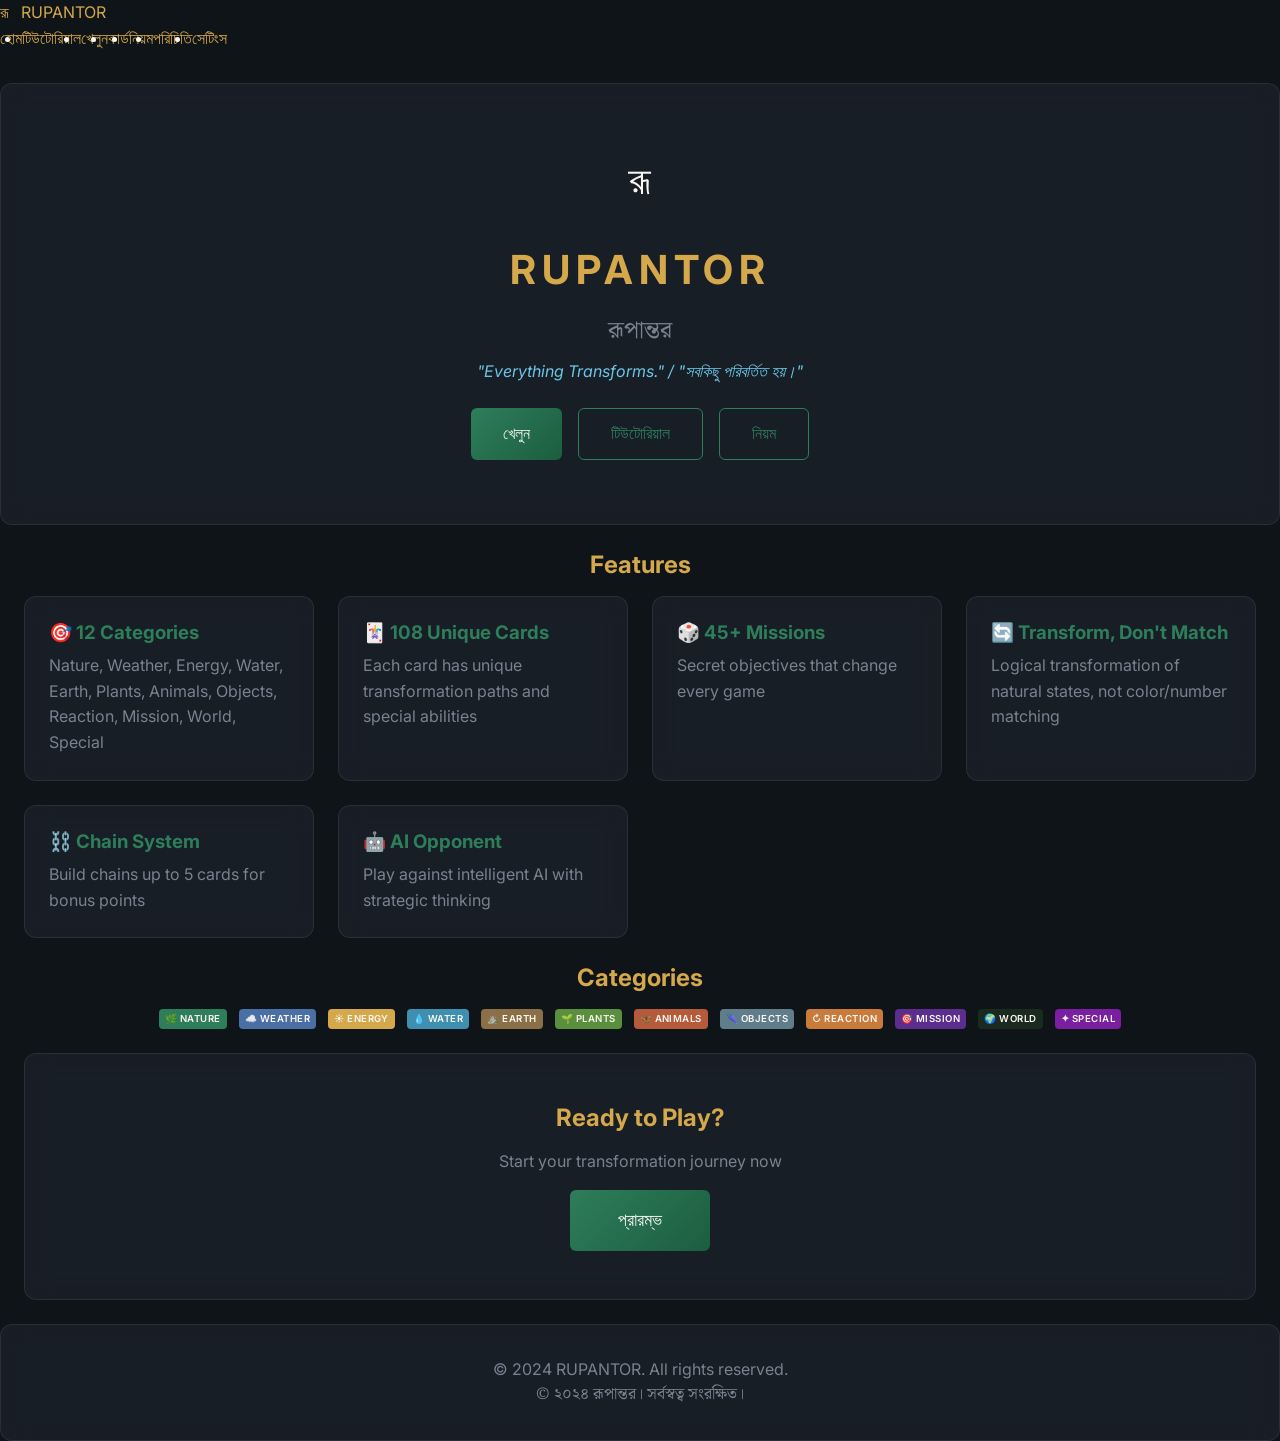
<file: index.html>
<!DOCTYPE html>
<html lang="bn">
<head>
  <meta charset="UTF-8">
  <meta name="viewport" content="width=device-width, initial-scale=1.0">
  <title>RUPANTOR (রূপান্তর) - Everything Transforms</title>
  <link rel="preconnect" href="https://fonts.googleapis.com">
  <link rel="preconnect" href="https://fonts.gstatic.com" crossorigin>
  <link href="https://fonts.googleapis.com/css2?family=Inter:wght@400;500;700;800;900&family=Noto+Serif+Bengali:wght@400;600;700&display=swap" rel="stylesheet">
  <link rel="stylesheet" href="css/style.css">
  <link rel="stylesheet" href="css/responsive.css">
  <link rel="stylesheet" href="css/animation.css">
  <link rel="stylesheet" href="css/cards.css">
  <link rel="manifest" href="manifest.json">
  <meta name="theme-color" content="#0F1419">
  <meta name="description" content="RUPANTOR - A transformation-based card game where everything transforms. সবকিছু পরিবর্তিত হয়।">
</head>
<body>
  <header id="header"></header>
  
  <main>
    <!-- Hero Section -->
    <section class="hero-section glass-panel container mb-3" style="margin-top:2rem;text-align:center;padding:4rem 2rem;">
      <div class="logo-circle" style="width:80px;height:80px;font-size:2.5rem;margin:0 auto 1rem;">রূ</div>
      <h1 class="hero-title text-amber mb-2" style="font-size:2.5rem;letter-spacing:0.15em;">RUPANTOR</h1>
      <p class="bengali" style="font-size:1.5rem;color:var(--muted);margin-bottom:0.5rem;">রূপান্তর</p>
      <p style="color:var(--cyan);font-style:italic;">"Everything Transforms." / "সবকিছু পরিবর্তিত হয়।"</p>
      
      <div class="mt-3" style="display:flex;gap:1rem;justify-content:center;flex-wrap:wrap;">
        <a href="play.html" class="btn-primary" style="padding:0.75rem 2rem;">খেলুন</a>
        <a href="tutorial.html" class="btn-secondary" style="padding:0.75rem 2rem;">টিউটোরিয়াল</a>
        <a href="rulebook.html" class="btn-secondary" style="padding:0.75rem 2rem;">নিয়ম</a>
      </div>
    </section>
    
    <!-- Features -->
    <section class="container mb-3">
      <h2 class="text-center text-amber mb-2">Features</h2>
      <div class="grid-3" style="display:grid;grid-template-columns:repeat(auto-fit,minmax(280px,1fr));gap:1.5rem;">
        <div class="glass-panel feature-card animate-fade-in-up">
          <h3 class="text-emerald mb-1">🎯 12 Categories</h3>
          <p class="text-muted">Nature, Weather, Energy, Water, Earth, Plants, Animals, Objects, Reaction, Mission, World, Special</p>
        </div>
        <div class="glass-panel feature-card animate-fade-in-up" style="animation-delay:0.1s;">
          <h3 class="text-emerald mb-1">🃏 108 Unique Cards</h3>
          <p class="text-muted">Each card has unique transformation paths and special abilities</p>
        </div>
        <div class="glass-panel feature-card animate-fade-in-up" style="animation-delay:0.2s;">
          <h3 class="text-emerald mb-1">🎲 45+ Missions</h3>
          <p class="text-muted">Secret objectives that change every game</p>
        </div>
        <div class="glass-panel feature-card animate-fade-in-up" style="animation-delay:0.3s;">
          <h3 class="text-emerald mb-1">🔄 Transform, Don't Match</h3>
          <p class="text-muted">Logical transformation of natural states, not color/number matching</p>
        </div>
        <div class="glass-panel feature-card animate-fade-in-up" style="animation-delay:0.4s;">
          <h3 class="text-emerald mb-1">⛓️ Chain System</h3>
          <p class="text-muted">Build chains up to 5 cards for bonus points</p>
        </div>
        <div class="glass-panel feature-card animate-fade-in-up" style="animation-delay:0.5s;">
          <h3 class="text-emerald mb-1">🤖 AI Opponent</h3>
          <p class="text-muted">Play against intelligent AI with strategic thinking</p>
        </div>
      </div>
    </section>
    
    <!-- Categories Preview -->
    <section class="container mb-3">
      <h2 class="text-center text-amber mb-2">Categories</h2>
      <div style="display:flex;flex-wrap:wrap;gap:0.75rem;justify-content:center;">
        <span class="path-badge" style="background:#2E7D5B">🌿 Nature</span>
        <span class="path-badge" style="background:#4A6FA5">☁️ Weather</span>
        <span class="path-badge" style="background:#D4A84B">☀️ Energy</span>
        <span class="path-badge" style="background:#3E8FB0">💧 Water</span>
        <span class="path-badge" style="background:#8B6F47">⛰️ Earth</span>
        <span class="path-badge" style="background:#5A8F3D">🌱 Plants</span>
        <span class="path-badge" style="background:#B65A3C">🦋 Animals</span>
        <span class="path-badge" style="background:#607D8B">🌂 Objects</span>
        <span class="path-badge" style="background:#C97B3C">↻ Reaction</span>
        <span class="path-badge" style="background:#5A2D8F">🎯 Mission</span>
        <span class="path-badge" style="background:#1B2A1F">🌍 World</span>
        <span class="path-badge" style="background:#7B1FA2">✦ Special</span>
      </div>
    </section>
    
    <!-- CTA -->
    <section class="container text-center mb-3">
      <div class="glass-panel" style="padding:3rem 2rem;">
        <h2 class="text-amber mb-2">Ready to Play?</h2>
        <p class="text-muted mb-2">Start your transformation journey now</p>
        <a href="play.html" class="btn-primary" style="padding:1rem 3rem;font-size:1.1rem;">প্রারম্ভ</a>
      </div>
    </section>
  </main>
  
  <footer class="glass-panel container text-center mt-3" style="padding:2rem;color:var(--muted);">
    <p>&copy; 2024 RUPANTOR. All rights reserved.</p>
    <p class="bengali">© ২০২৪ রূপান্তর। সর্বস্বত্ব সংরক্ষিত।</p>
  </footer>
  
  <script src="js/cards.js"></script>
  <script src="js/ui.js"></script>
  <script src="js/app.js"></script>
</body>
</html>
</file>
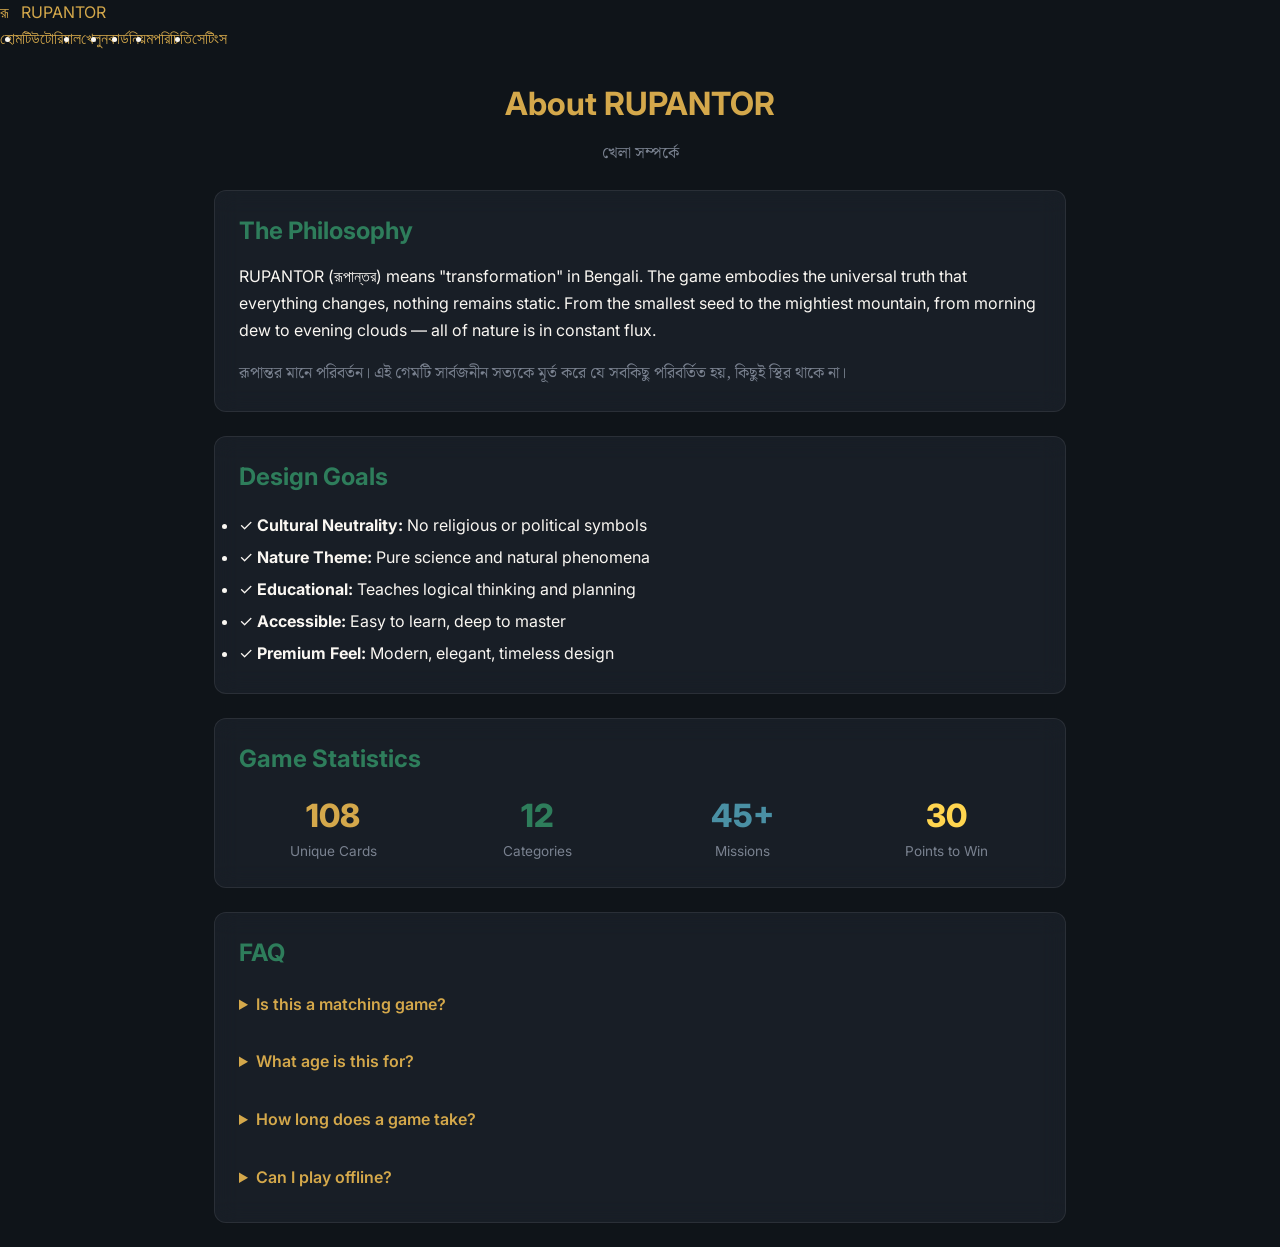
<file: about.html>
<!DOCTYPE html>
<html lang="bn">
<head>
  <meta charset="UTF-8">
  <meta name="viewport" content="width=device-width, initial-scale=1.0">
  <title>About - RUPANTOR</title>
  <link rel="preconnect" href="https://fonts.googleapis.com">
  <link rel="preconnect" href="https://fonts.gstatic.com" crossorigin>
  <link href="https://fonts.googleapis.com/css2?family=Inter:wght@400;500;700;800&family=Noto+Serif+Bengali:wght@400;600;700&display=swap" rel="stylesheet">
  <link rel="stylesheet" href="css/style.css">
  <link rel="stylesheet" href="css/responsive.css">
  <link rel="stylesheet" href="css/animation.css">
</head>
<body>
  <header id="header"></header>
  
  <main>
    <div class="container" style="padding-top:2rem;max-width:900px;">
      <h1 class="text-center text-amber mb-2">About RUPANTOR</h1>
      <p class="text-center text-muted bengali mb-3">খেলা সম্পর্কে</p>
      
      <div class="glass-panel mb-3">
        <h2 class="text-emerald mb-2">The Philosophy</h2>
        <p style="line-height:1.7;color:var(--ivory);">
          RUPANTOR (রূপান্তর) means "transformation" in Bengali. The game embodies the universal truth that everything changes, nothing remains static. From the smallest seed to the mightiest mountain, from morning dew to evening clouds — all of nature is in constant flux.
        </p>
        <p class="bengali" style="line-height:1.7;color:var(--muted);margin-top:1rem;">
          রূপান্তর মানে পরিবর্তন। এই গেমটি সার্বজনীন সত্যকে মূর্ত করে যে সবকিছু পরিবর্তিত হয়, কিছুই স্থির থাকে না।
        </p>
      </div>
      
      <div class="glass-panel mb-3">
        <h2 class="text-emerald mb-2">Design Goals</h2>
        <ul style="line-height:2;color:var(--ivory);">
          <li>✓ <strong>Cultural Neutrality:</strong> No religious or political symbols</li>
          <li>✓ <strong>Nature Theme:</strong> Pure science and natural phenomena</li>
          <li>✓ <strong>Educational:</strong> Teaches logical thinking and planning</li>
          <li>✓ <strong>Accessible:</strong> Easy to learn, deep to master</li>
          <li>✓ <strong>Premium Feel:</strong> Modern, elegant, timeless design</li>
        </ul>
      </div>
      
      <div class="glass-panel mb-3">
        <h2 class="text-emerald mb-2">Game Statistics</h2>
        <div style="display:grid;grid-template-columns:repeat(auto-fit,minmax(150px,1fr));gap:1rem;text-align:center;">
          <div>
            <div style="font-size:2rem;font-weight:800;color:var(--amber);">108</div>
            <div style="color:var(--muted);font-size:0.85rem;">Unique Cards</div>
          </div>
          <div>
            <div style="font-size:2rem;font-weight:800;color:var(--emerald);">12</div>
            <div style="color:var(--muted);font-size:0.85rem;">Categories</div>
          </div>
          <div>
            <div style="font-size:2rem;font-weight:800;color:var(--teal);">45+</div>
            <div style="color:var(--muted);font-size:0.85rem;">Missions</div>
          </div>
          <div>
            <div style="font-size:2rem;font-weight:800;color:var(--gold);">30</div>
            <div style="color:var(--muted);font-size:0.85rem;">Points to Win</div>
          </div>
        </div>
      </div>
      
      <div class="glass-panel mb-3">
        <h2 class="text-emerald mb-2">FAQ</h2>
        
        <details style="margin-bottom:1rem;">
          <summary style="cursor:pointer;color:var(--amber);font-weight:600;padding:0.5rem 0;">Is this a matching game?</summary>
          <p style="color:var(--ivory);padding:0.5rem 0;">No! This is a transformation game. You play cards whose CATEGORY matches the World State's transform paths, not by matching colors or numbers.</p>
        </details>
        
        <details style="margin-bottom:1rem;">
          <summary style="cursor:pointer;color:var(--amber);font-weight:600;padding:0.5rem 0;">What age is this for?</summary>
          <p style="color:var(--ivory);padding:0.5rem 0;">Ages 10 and up. The game teaches logical thinking and strategic planning.</p>
        </details>
        
        <details style="margin-bottom:1rem;">
          <summary style="cursor:pointer;color:var(--amber);font-weight:600;padding:0.5rem 0;">How long does a game take?</summary>
          <p style="color:var(--ivory);padding:0.5rem 0;">Typically 15-30 minutes depending on player experience.</p>
        </details>
        
        <details>
          <summary style="cursor:pointer;color:var(--amber);font-weight:600;padding:0.5rem 0;">Can I play offline?</summary>
          <p style="color:var(--ivory);padding:0.5rem 0;">Yes! Once loaded, the game works completely offline using LocalStorage.</p>
        </details>
      </div>
    </div>
  </main>
  
  <script src="js/ui.js"></script>
  <script src="js/app.js"></script>
</body>
</html>
</file>
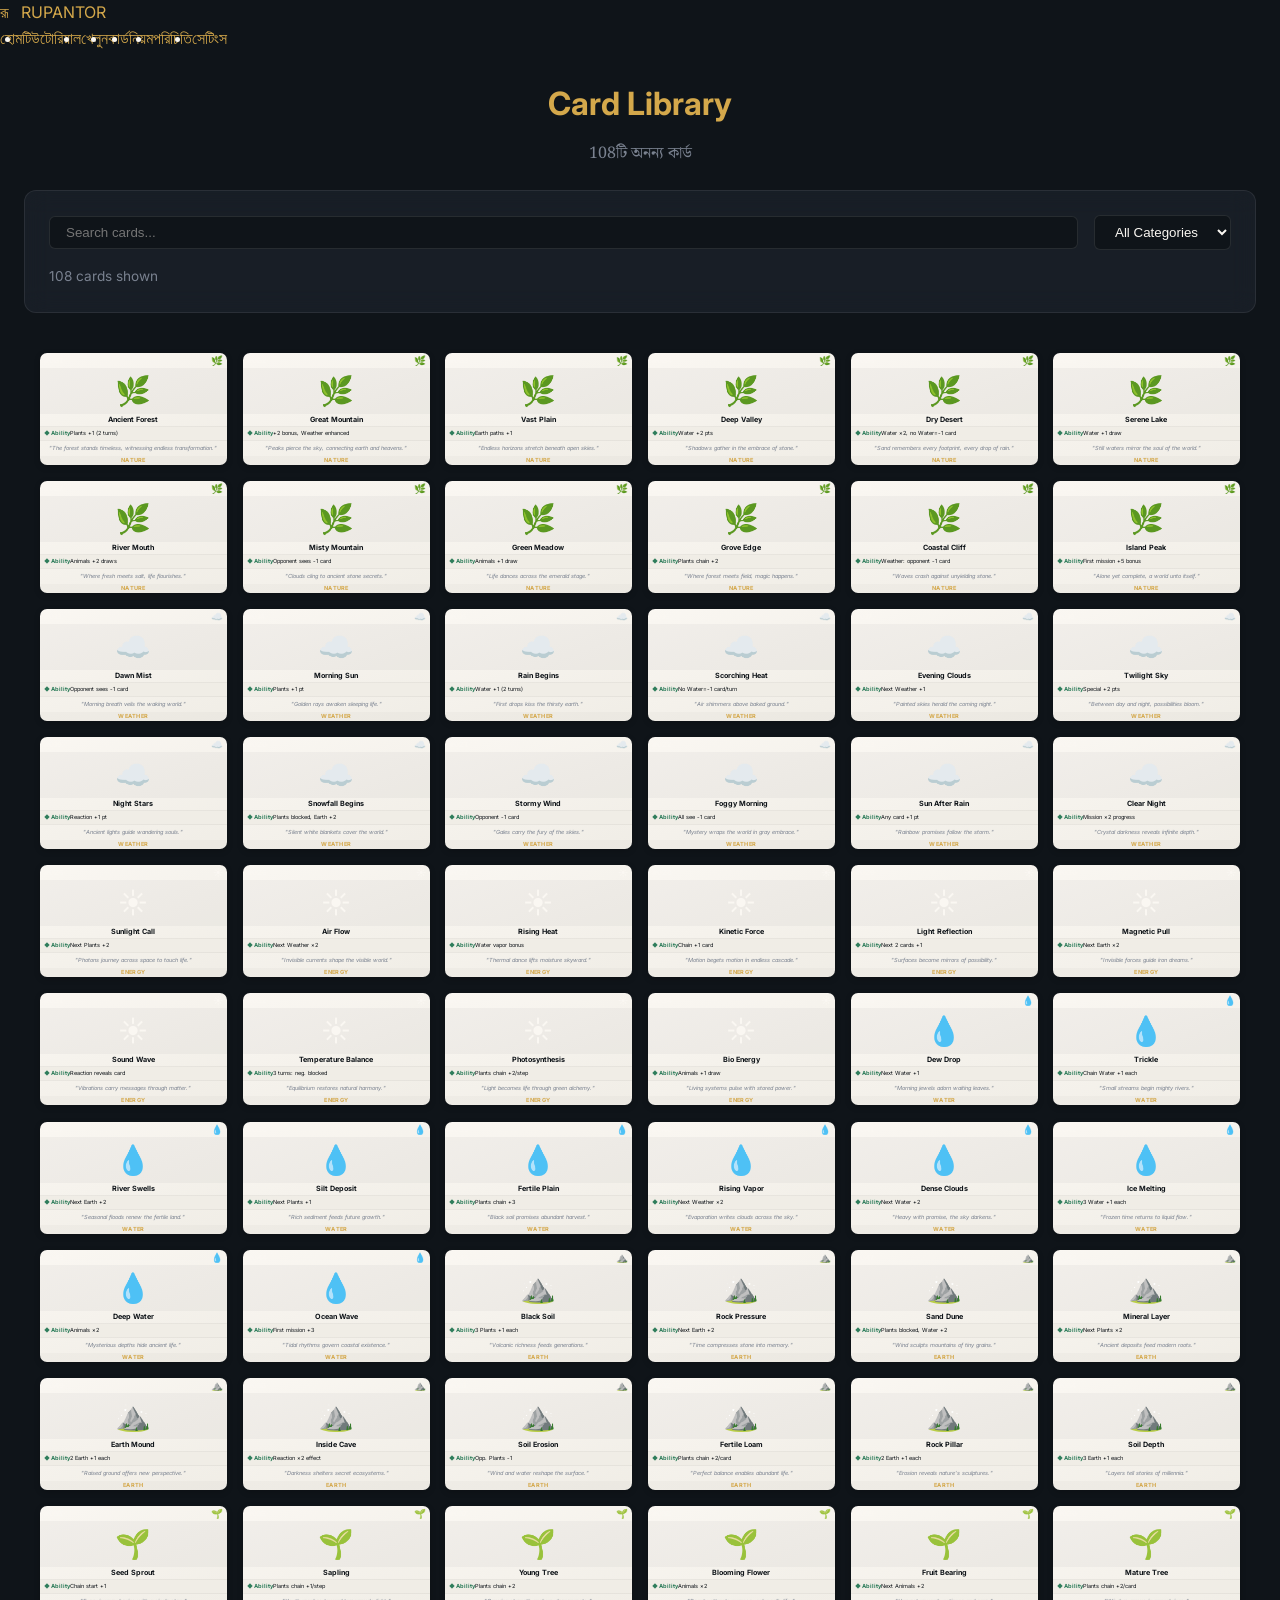
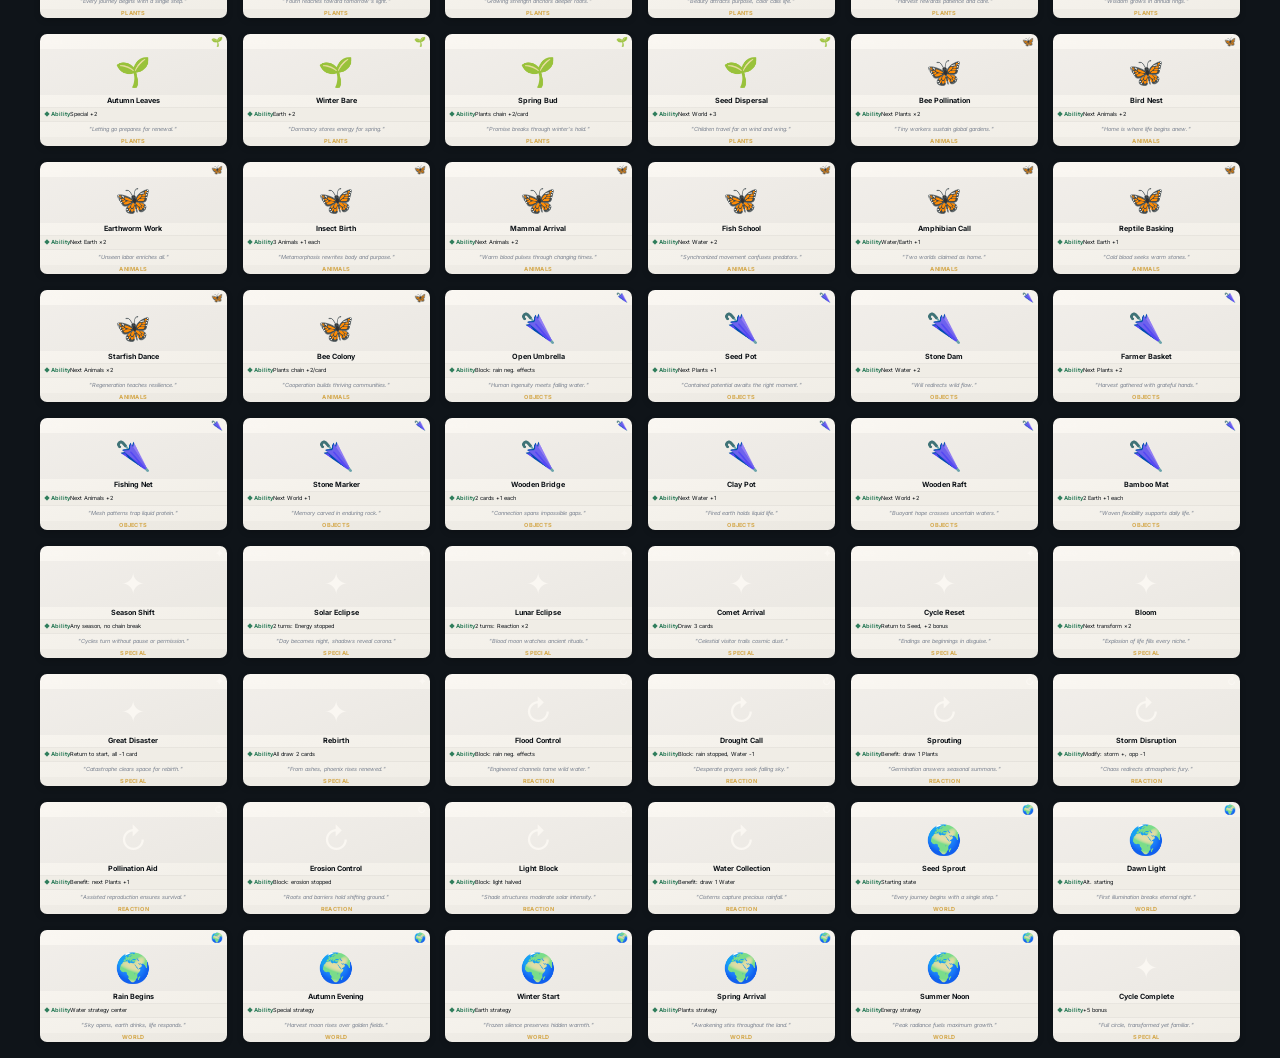
<file: cards.html>
<!DOCTYPE html>
<html lang="bn">
<head>
  <meta charset="UTF-8">
  <meta name="viewport" content="width=device-width, initial-scale=1.0">
  <title>Cards - RUPANTOR</title>
  <link rel="preconnect" href="https://fonts.googleapis.com">
  <link rel="preconnect" href="https://fonts.gstatic.com" crossorigin>
  <link href="https://fonts.googleapis.com/css2?family=Inter:wght@400;500;700;800&family=Noto+Serif+Bengali:wght@400;600;700&display=swap" rel="stylesheet">
  <link rel="stylesheet" href="css/style.css">
  <link rel="stylesheet" href="css/responsive.css">
  <link rel="stylesheet" href="css/animation.css">
  <link rel="stylesheet" href="css/cards.css">
</head>
<body>
  <header id="header"></header>
  
  <main>
    <div class="container" style="padding-top:2rem;">
      <h1 class="text-center text-amber mb-2">Card Library</h1>
      <p class="text-center text-muted bengali mb-3">108টি অনন্য কার্ড</p>
      
      <!-- Search & Filter -->
      <div class="glass-panel mb-3">
        <div style="display:flex;gap:1rem;flex-wrap:wrap;align-items:center;">
          <input type="text" id="searchInput" placeholder="Search cards..." 
            style="flex:1;min-width:200px;padding:0.5rem 1rem;border-radius:var(--radius-sm);border:1px solid rgba(255,255,255,0.1);background:var(--navy);color:var(--ivory);"
            oninput="CardsUI.search(this.value)">
          
          <select id="filterSelect" onchange="CardsUI.filter(this.value)"
            style="padding:0.5rem 1rem;border-radius:var(--radius-sm);border:1px solid rgba(255,255,255,0.1);background:var(--navy);color:var(--ivory);">
            <option value="">All Categories</option>
            <option value="Nature">🌿 Nature</option>
            <option value="Weather">☁️ Weather</option>
            <option value="Energy">☀️ Energy</option>
            <option value="Water">💧 Water</option>
            <option value="Earth">⛰️ Earth</option>
            <option value="Plants">🌱 Plants</option>
            <option value="Animals">🦋 Animals</option>
            <option value="Objects">🌂 Objects</option>
            <option value="Reaction">↻ Reaction</option>
            <option value="Mission">🎯 Mission</option>
            <option value="World">🌍 World</option>
            <option value="Special">✦ Special</option>
          </select>
        </div>
        
        <div id="resultCount" class="mt-2 text-muted" style="font-size:0.85rem;"></div>
      </div>
      
      <!-- Card Grid -->
      <div id="cardGrid" class="card-grid"></div>
    </div>
  </main>
  
  <script src="js/cards.js"></script>
  <script src="js/ui.js"></script>
  <script src="js/app.js"></script>
  <script>
const CardsUI = {
  allCards: [],
  
  async init() {
    await Cards.load();
    this.allCards = Cards.data;
    this.render(this.allCards);
  },
  
  render(cards) {
    const grid = document.getElementById('cardGrid');
    const count = document.getElementById('resultCount');
    
    if (!grid) return;
    
    grid.innerHTML = cards.map(c => `
      <div onclick="UI.showCardDetail(${c.id})" style="cursor:pointer">
        ${UI.cardHTML(c)}
      </div>
    `).join('');
    
    if (count) count.textContent = `${cards.length} cards shown`;
  },
  
  search(query) {
    const filtered = Cards.search(query);
    this.render(filtered);
  },
  
  filter(category) {
    const filtered = category ? Cards.getByCategory(category) : this.allCards;
    this.render(filtered);
  }
};

document.addEventListener('DOMContentLoaded', () => CardsUI.init());
  </script>
</body>
</html>
</file>
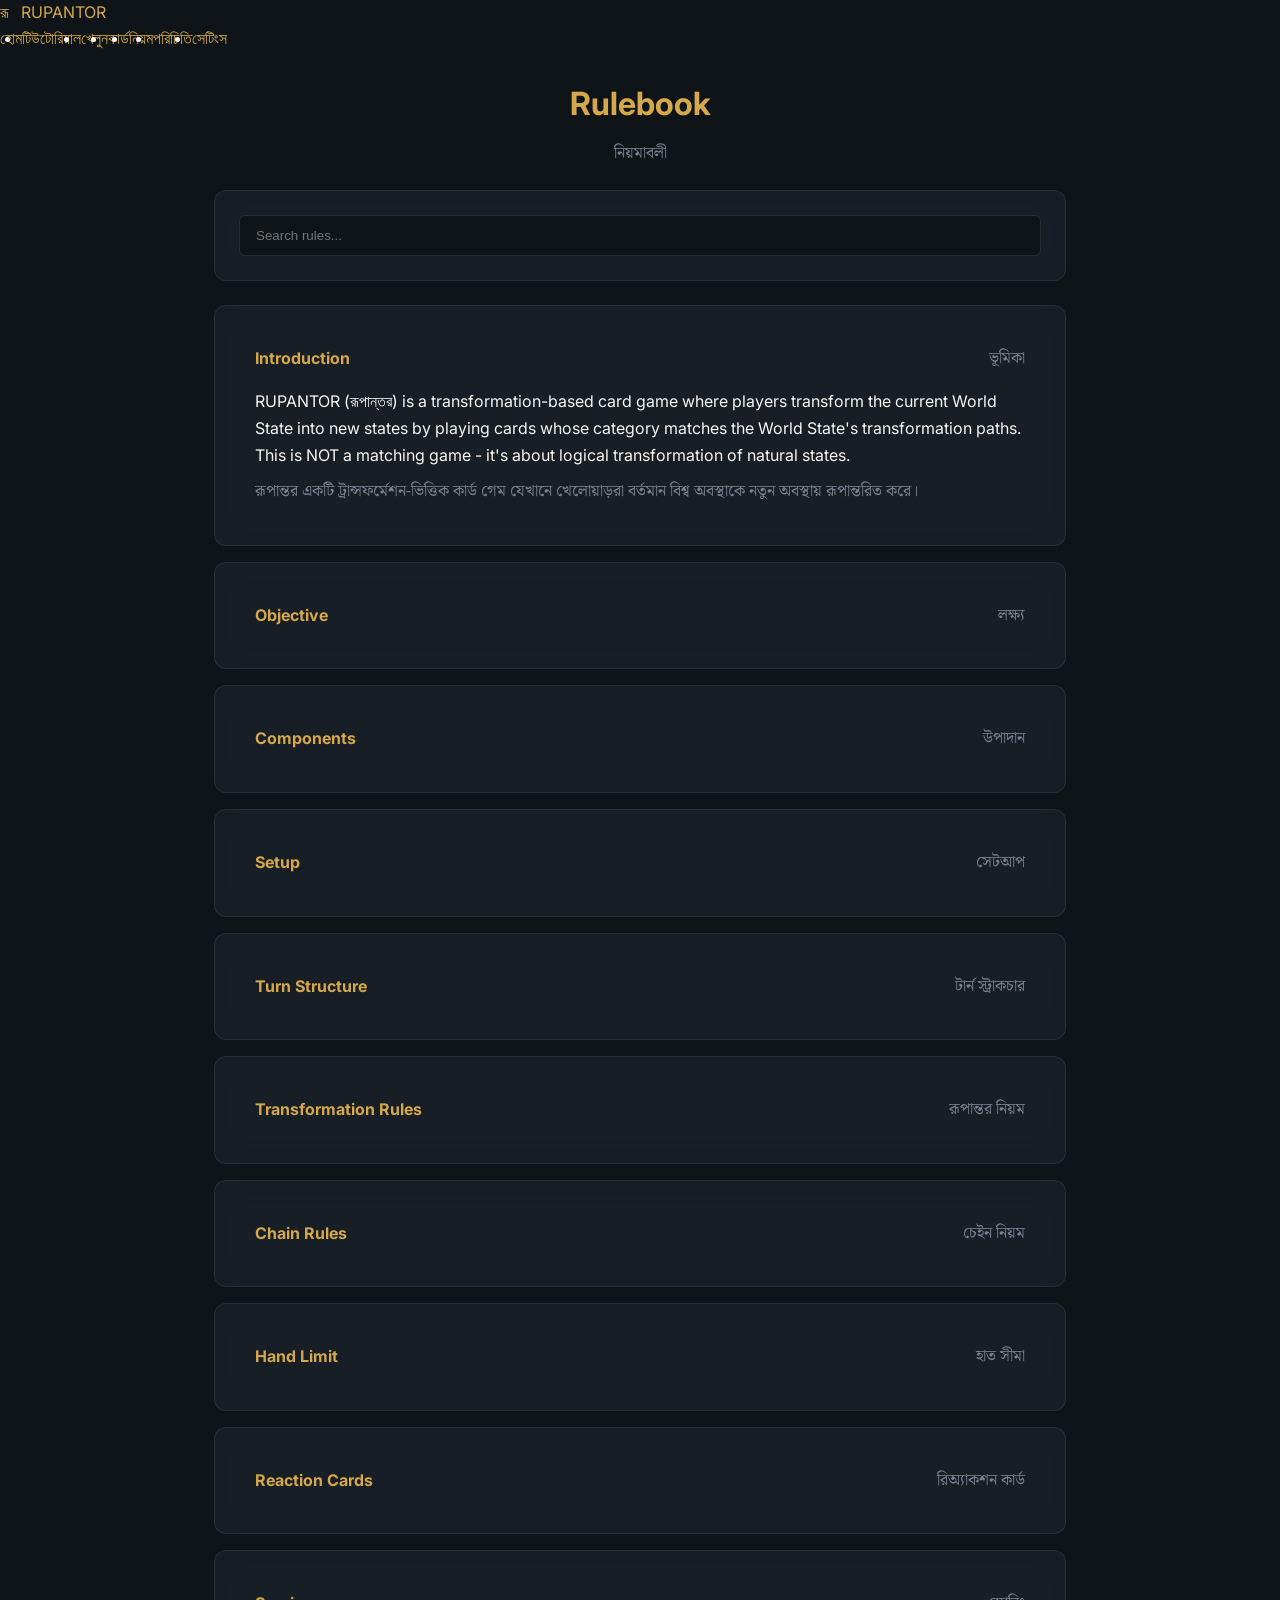
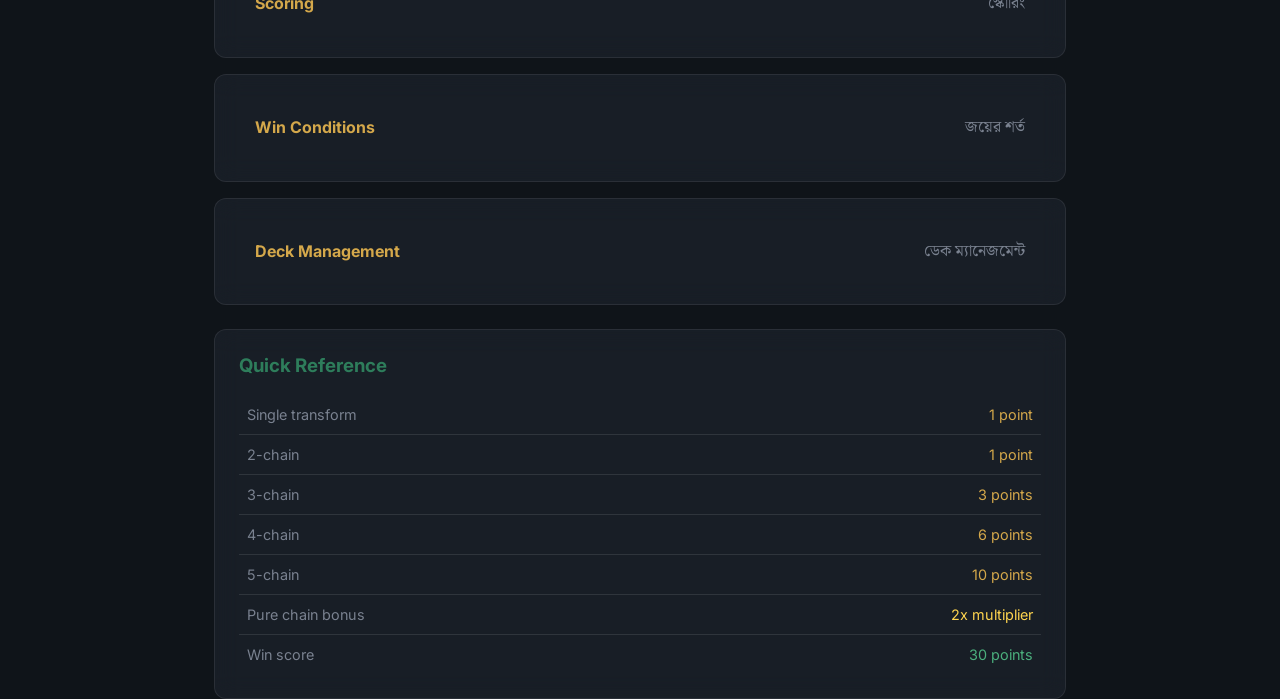
<file: rulebook.html>
<!DOCTYPE html>
<html lang="bn">
<head>
  <meta charset="UTF-8">
  <meta name="viewport" content="width=device-width, initial-scale=1.0">
  <title>Rulebook - RUPANTOR</title>
  <link rel="preconnect" href="https://fonts.googleapis.com">
  <link rel="preconnect" href="https://fonts.gstatic.com" crossorigin>
  <link href="https://fonts.googleapis.com/css2?family=Inter:wght@400;500;700;800&family=Noto+Serif+Bengali:wght@400;600;700&display=swap" rel="stylesheet">
  <link rel="stylesheet" href="css/style.css">
  <link rel="stylesheet" href="css/responsive.css">
  <link rel="stylesheet" href="css/animation.css">
</head>
<body>
  <header id="header"></header>
  
  <main>
    <div class="container" style="padding-top:2rem;max-width:900px;">
      <h1 class="text-center text-amber mb-2">Rulebook</h1>
      <p class="text-center text-muted bengali mb-3">নিয়মাবলী</p>
      
      <!-- Search -->
      <div class="glass-panel mb-3">
        <input type="text" id="ruleSearch" placeholder="Search rules..." 
          style="width:100%;padding:0.75rem 1rem;border-radius:var(--radius-sm);border:1px solid rgba(255,255,255,0.1);background:var(--navy);color:var(--ivory);"
          oninput="RulesUI.search(this.value)">
      </div>
      
      <!-- Rules Sections -->
      <div id="rulesContainer"></div>
      
      <!-- Quick Reference -->
      <div class="glass-panel mt-3">
        <h3 class="text-emerald mb-2">Quick Reference</h3>
        <table style="width:100%;border-collapse:collapse;font-size:0.9rem;">
          <tr style="border-bottom:1px solid rgba(255,255,255,0.1);">
            <td style="padding:0.5rem;color:var(--muted);">Single transform</td>
            <td style="padding:0.5rem;text-align:right;color:var(--amber);">1 point</td>
          </tr>
          <tr style="border-bottom:1px solid rgba(255,255,255,0.1);">
            <td style="padding:0.5rem;color:var(--muted);">2-chain</td>
            <td style="padding:0.5rem;text-align:right;color:var(--amber);">1 point</td>
          </tr>
          <tr style="border-bottom:1px solid rgba(255,255,255,0.1);">
            <td style="padding:0.5rem;color:var(--muted);">3-chain</td>
            <td style="padding:0.5rem;text-align:right;color:var(--amber);">3 points</td>
          </tr>
          <tr style="border-bottom:1px solid rgba(255,255,255,0.1);">
            <td style="padding:0.5rem;color:var(--muted);">4-chain</td>
            <td style="padding:0.5rem;text-align:right;color:var(--amber);">6 points</td>
          </tr>
          <tr style="border-bottom:1px solid rgba(255,255,255,0.1);">
            <td style="padding:0.5rem;color:var(--muted);">5-chain</td>
            <td style="padding:0.5rem;text-align:right;color:var(--amber);">10 points</td>
          </tr>
          <tr style="border-bottom:1px solid rgba(255,255,255,0.1);">
            <td style="padding:0.5rem;color:var(--muted);">Pure chain bonus</td>
            <td style="padding:0.5rem;text-align:right;color:var(--gold);">2x multiplier</td>
          </tr>
          <tr>
            <td style="padding:0.5rem;color:var(--muted);">Win score</td>
            <td style="padding:0.5rem;text-align:right;color:var(--success);">30 points</td>
          </tr>
        </table>
      </div>
    </div>
  </main>
  
  <script src="js/ui.js"></script>
  <script src="js/app.js"></script>
  <script>
const RulesUI = {
  sections: [],
  
  async init() {
    try {
      const res = await fetch('data/rules.json');
      const json = await res.json();
      this.sections = json.sections;
      this.render(this.sections);
    } catch (e) {
      console.error('Failed to load rules:', e);
    }
  },
  
  render(sections) {
    const container = document.getElementById('rulesContainer');
    if (!container) return;
    
    container.innerHTML = sections.map((s, i) => `
      <details class="glass-panel mb-2" ${i === 0 ? 'open' : ''}>
        <summary style="cursor:pointer;padding:1rem;font-weight:700;color:var(--amber);list-style:none;display:flex;justify-content:space-between;align-items:center;">
          <span>${s.title}</span>
          <span class="bengali" style="color:var(--muted);font-weight:400;">${s.titleBn}</span>
        </summary>
        <div style="padding:0 1rem 1rem;color:var(--ivory);line-height:1.7;">
          <p>${s.content}</p>
          <p class="bengali" style="color:var(--muted);margin-top:0.5rem;">${s.contentBn}</p>
        </div>
      </details>
    `).join('');
  },
  
  search(query) {
    const q = query.toLowerCase();
    const filtered = this.sections.filter(s => 
      s.title.toLowerCase().includes(q) || 
      s.content.toLowerCase().includes(q) ||
      s.titleBn.includes(q) ||
      s.contentBn.includes(q)
    );
    this.render(filtered);
  }
};

document.addEventListener('DOMContentLoaded', () => RulesUI.init());
  </script>
</body>
</html>
</file>
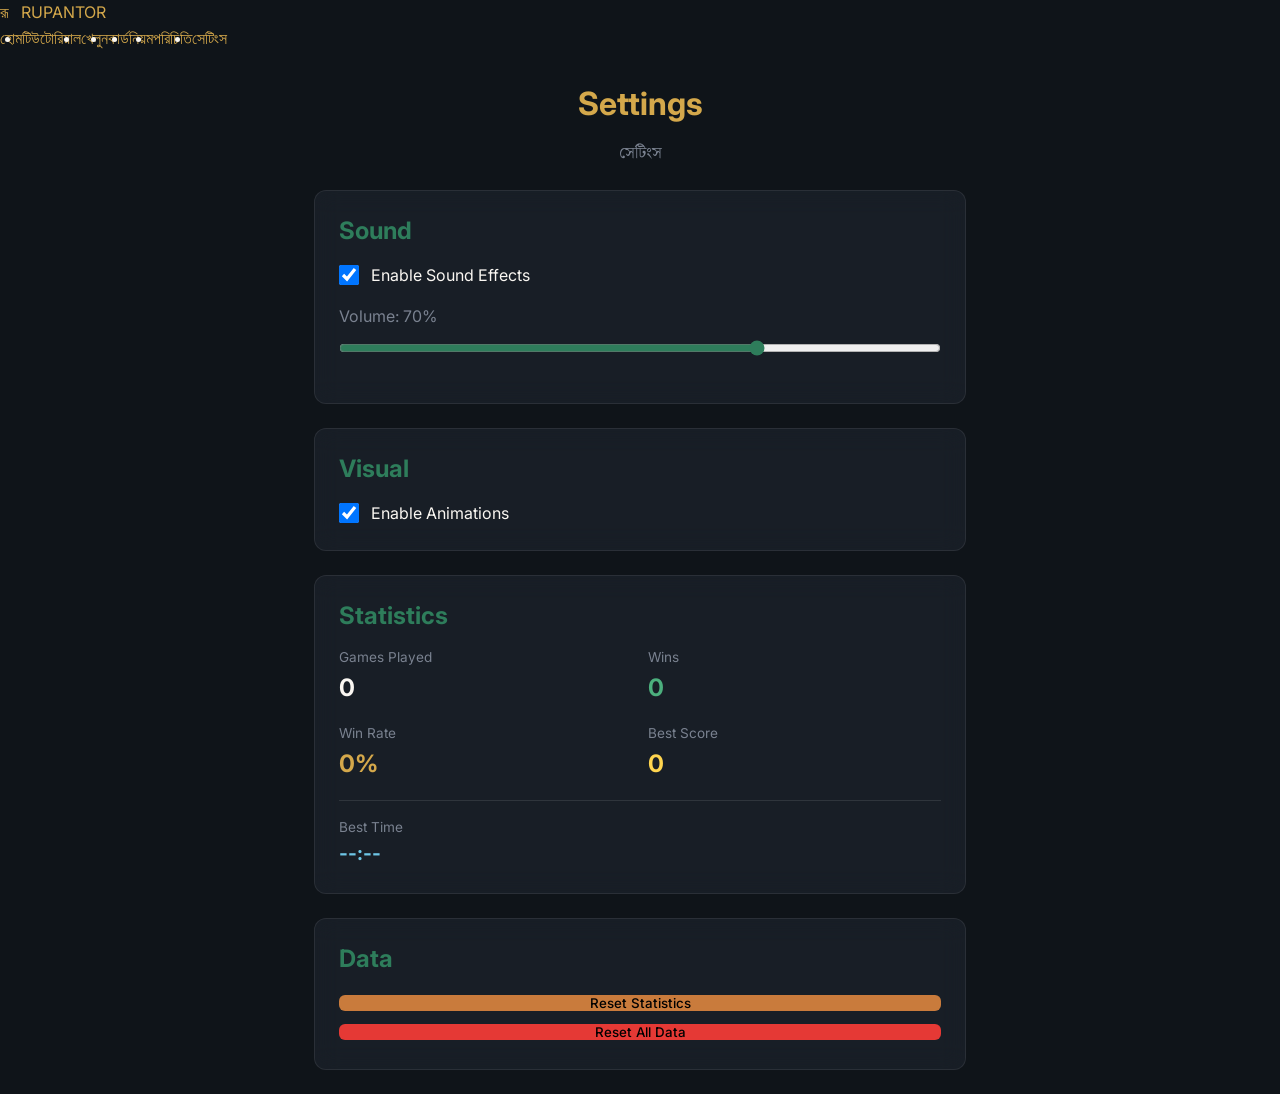
<file: settings.html>
<!DOCTYPE html>
<html lang="bn">
<head>
  <meta charset="UTF-8">
  <meta name="viewport" content="width=device-width, initial-scale=1.0">
  <title>Settings - RUPANTOR</title>
  <link rel="preconnect" href="https://fonts.googleapis.com">
  <link rel="preconnect" href="https://fonts.gstatic.com" crossorigin>
  <link href="https://fonts.googleapis.com/css2?family=Inter:wght@400;500;700;800&family=Noto+Serif+Bengali:wght@400;600;700&display=swap" rel="stylesheet">
  <link rel="stylesheet" href="css/style.css">
  <link rel="stylesheet" href="css/responsive.css">
  <link rel="stylesheet" href="css/animation.css">
</head>
<body>
  <header id="header"></header>
  
  <main>
    <div class="container" style="padding-top:2rem;max-width:700px;">
      <h1 class="text-center text-amber mb-2">Settings</h1>
      <p class="text-center text-muted bengali mb-3">সেটিংস</p>
      
      <!-- Sound Settings -->
      <div class="glass-panel mb-3">
        <h2 class="text-emerald mb-2">Sound</h2>
        <label style="display:flex;align-items:center;gap:0.75rem;margin-bottom:1rem;cursor:pointer;">
          <input type="checkbox" id="soundToggle" checked onchange="SettingsUI.set('sound',this.checked)" style="width:20px;height:20px;">
          <span>Enable Sound Effects</span>
        </label>
        <label style="display:block;margin-bottom:1rem;">
          <span style="display:block;margin-bottom:0.5rem;color:var(--muted);">Volume: <span id="volumeValue">70</span>%</span>
          <input type="range" id="volumeSlider" min="0" max="100" value="70" 
            oninput="document.getElementById('volumeValue').textContent=this.value;SettingsUI.set('volume',this.value/100)"
            style="width:100%;accent-color:var(--emerald);">
        </label>
      </div>
      
      <!-- Visual Settings -->
      <div class="glass-panel mb-3">
        <h2 class="text-emerald mb-2">Visual</h2>
        <label style="display:flex;align-items:center;gap:0.75rem;cursor:pointer;">
          <input type="checkbox" id="animToggle" checked onchange="SettingsUI.set('animations',this.checked)" style="width:20px;height:20px;">
          <span>Enable Animations</span>
        </label>
      </div>
      
      <!-- Statistics -->
      <div class="glass-panel mb-3">
        <h2 class="text-emerald mb-2">Statistics</h2>
        <div id="statsDisplay" style="display:grid;grid-template-columns:repeat(2,1fr);gap:1rem;">
          <div>
            <div style="color:var(--muted);font-size:0.85rem;">Games Played</div>
            <div id="statGames" style="font-size:1.5rem;font-weight:700;color:var(--ivory);">0</div>
          </div>
          <div>
            <div style="color:var(--muted);font-size:0.85rem;">Wins</div>
            <div id="statWins" style="font-size:1.5rem;font-weight:700;color:var(--success);">0</div>
          </div>
          <div>
            <div style="color:var(--muted);font-size:0.85rem;">Win Rate</div>
            <div id="statRate" style="font-size:1.5rem;font-weight:700;color:var(--amber);">0%</div>
          </div>
          <div>
            <div style="color:var(--muted);font-size:0.85rem;">Best Score</div>
            <div id="statBest" style="font-size:1.5rem;font-weight:700;color:var(--gold);">0</div>
          </div>
        </div>
        <div style="margin-top:1rem;padding-top:1rem;border-top:1px solid rgba(255,255,255,0.1);">
          <div style="color:var(--muted);font-size:0.85rem;">Best Time</div>
          <div id="statTime" style="font-size:1.2rem;font-weight:700;color:var(--cyan);">--:--</div>
        </div>
      </div>
      
      <!-- Data Management -->
      <div class="glass-panel mb-3">
        <h2 class="text-emerald mb-2">Data</h2>
        <button onclick="SettingsUI.resetStats()" style="width:100%;margin-bottom:0.5rem;background:var(--terracotta);">Reset Statistics</button>
        <button onclick="SettingsUI.resetAll()" style="width:100%;background:var(--danger);">Reset All Data</button>
      </div>
    </div>
  </main>
  
  <script src="js/ui.js"></script>
  <script src="js/save.js"></script>
  <script src="js/audio.js"></script>
  <script src="js/animation.js"></script>
  <script src="js/app.js"></script>
  <script>
const SettingsUI = {
  init() {
    const settings = Save.getSettings();
    document.getElementById('soundToggle').checked = settings.sound;
    document.getElementById('animToggle').checked = settings.animations;
    document.getElementById('volumeSlider').value = settings.volume * 100;
    document.getElementById('volumeValue').textContent = Math.round(settings.volume * 100);
    
    Audio.init();
    Audio.setEnabled(settings.sound);
    Audio.setVolume(settings.volume);
    Animation.setEnabled(settings.animations);
    
    this.loadStats();
  },
  
  set(key, value) {
    if (key === 'sound') Audio.setEnabled(value);
    if (key === 'volume') Audio.setVolume(value);
    if (key === 'animations') Animation.setEnabled(value);
    Save.saveSettings({ ...Save.getSettings(), [key]: value });
  },
  
  loadStats() {
    const stats = Save.getStats();
    document.getElementById('statGames').textContent = stats.games;
    document.getElementById('statWins').textContent = stats.wins;
    document.getElementById('statRate').textContent = stats.winRate + '%';
    document.getElementById('statBest').textContent = stats.bestScore;
    document.getElementById('statTime').textContent = stats.bestTime ? 
      Math.floor(stats.bestTime / 60) + ':' + String(stats.bestTime % 60).padStart(2, '0') : '--:--';
  },
  
  resetStats() {
    if (confirm('Reset all statistics?')) {
      localStorage.removeItem(Save.KEY_STATS);
      this.loadStats();
    }
  },
  
  resetAll() {
    if (confirm('Reset ALL data including settings and tutorial progress? This cannot be undone!')) {
      Save.resetAll();
      location.reload();
    }
  }
};

document.addEventListener('DOMContentLoaded', () => SettingsUI.init());
  </script>
</body>
</html>
</file>
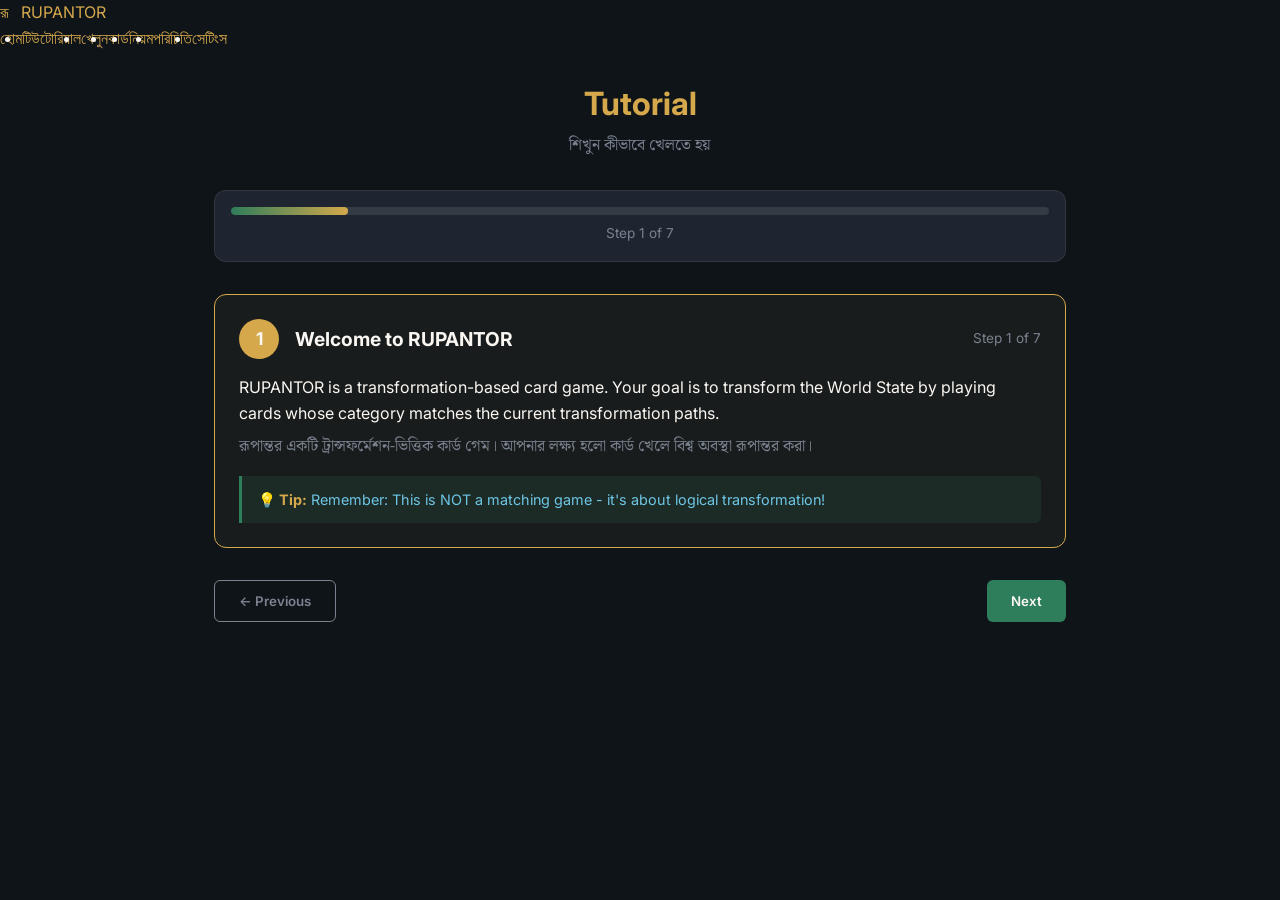
<file: tutorial.html>
<!DOCTYPE html>
<html lang="bn">
<head>
  <meta charset="UTF-8">
  <meta name="viewport" content="width=device-width, initial-scale=1.0">
  <title>Tutorial - RUPANTOR</title>
  <link rel="preconnect" href="https://fonts.googleapis.com">
  <link rel="preconnect" href="https://fonts.gstatic.com" crossorigin>
  <link href="https://fonts.googleapis.com/css2?family=Inter:wght@400;500;700;800&family=Noto+Serif+Bengali:wght@400;600;700&display=swap" rel="stylesheet">
  <link rel="stylesheet" href="css/style.css">
  <link rel="stylesheet" href="css/responsive.css">
  <link rel="stylesheet" href="css/animation.css">
  <link rel="stylesheet" href="css/tutorial.css">
</head>
<body>
  <header id="header"></header>
  
  <main>
    <div class="tutorial-container">
      <div class="tutorial-header">
        <h1 class="tutorial-title">Tutorial</h1>
        <p class="tutorial-subtitle bengali">শিখুন কীভাবে খেলতে হয়</p>
      </div>
      
      <div class="tutorial-progress glass-panel mb-3">
        <div class="progress-bar">
          <div id="progressFill" class="progress-fill" style="width:14%"></div>
        </div>
        <p id="progressText" class="progress-text">Step 1 of 7</p>
      </div>
      
      <div id="tutorialSteps" class="tutorial-steps"></div>
      
      <div class="tutorial-nav">
        <button id="btnPrev" class="btn-prev" onclick="Tutorial.prev()">← Previous</button>
        <button id="btnNext" class="btn-next">Next →</button>
      </div>
    </div>
  </main>
  
  <script src="js/cards.js"></script>
  <script src="js/ui.js"></script>
  <script src="js/save.js"></script>
  <script src="js/app.js"></script>
  <script src="js/tutorial.js"></script>
</body>
</html>
</file>
<file: css/style.css>
/* RUPANTOR - Main Stylesheet */
:root {
  --navy: #0F1419;
  --slate: #1E2530;
  --emerald: #2E7D5B;
  --emerald-dk: #1B5E3F;
  --amber: #D4A84B;
  --amber-dk: #B8902F;
  --ivory: #FAF7F2;
  --cream: #F0EDE6;
  --teal: #4A90A4;
  --cyan: #6EC6E6;
  --terracotta: #C97B3C;
  --muted: #7A8290;
  --danger: #E53935;
  --success: #4CAF7D;
  --gold: #FFD54F;
  
  --header-h: 60px;
  --radius-sm: 6px;
  --radius-md: 7px;
  --radius-lg: 12px;
  --shadow-rest: 0 2px 6px rgba(0,0,0,0.2);
  --shadow-float: 0 12px 30px rgba(0,0,0,0.28);
}

* { margin: 0; padding: 0; box-sizing: border-box; }

html { font-size: 16px; scroll-behavior: smooth; }

body {
  font-family: 'Inter', sans-serif;
  background: var(--navy);
  color: var(--ivory);
  line-height: 1.6;
  min-height: 100vh;
}

.bengali { font-family: 'Noto Serif Bengali', serif; }

h1, h2, h3, h4, h5, h6 { font-weight: 700; line-height: 1.3; }

a { color: var(--amber); text-decoration: none; transition: color 0.2s ease; }
a:hover { color: var(--cyan); }

img { max-width: 100%; height: auto; }

/* Container */
.container { max-width: 1200px; margin: 0 auto; padding: 0 1.5rem; }

/* Spacing */
.mb-1 { margin-bottom: 0.5rem; }
.mb-2 { margin-bottom: 1rem; }
.mb-3 { margin-bottom: 1.5rem; }
.mt-1 { margin-top: 0.5rem; }
.mt-2 { margin-top: 1rem; }
.mt-3 { margin-top: 1.5rem; }

/* Text Colors */
.text-amber { color: var(--amber); }
.text-emerald { color: var(--emerald); }
.text-cyan { color: var(--cyan); }
.text-muted { color: var(--muted); }
.text-gold { color: var(--gold); }
.text-success { color: var(--success); }
.text-danger { color: var(--danger); }

.text-center { text-align: center; }

/* Glass Panel */
.glass-panel {
  background: rgba(30, 37, 48, 0.6);
  backdrop-filter: blur(12px);
  border: 1px solid rgba(255, 255, 255, 0.08);
  border-radius: var(--radius-lg);
  padding: 1.5rem;
}

/* Buttons */
button, .btn-primary, .btn-secondary {
  font-family: inherit;
  cursor: pointer;
  border: none;
  outline: none;
  border-radius: var(--radius-sm);
  font-weight: 500;
  transition: all 0.2s ease;
  position: relative;
  overflow: hidden;
  display: inline-flex;
  align-items: center;
  justify-content: center;
  gap: 0.5rem;
}

.btn-primary {
  background: linear-gradient(135deg, var(--emerald), var(--emerald-dk));
  color: var(--ivory);
  padding: 0.75rem 1.5rem;
}

.btn-primary:hover {
  transform: translateY(-2px);
  box-shadow: var(--shadow-float);
}

.btn-secondary {
  background: transparent;
  border: 1px solid var(--emerald);
  color: var(--emerald);
  padding: 0.75rem 1.5rem;
}

.btn-secondary:hover {
  background: rgba(46, 125, 91, 0.1);
  color: var(--ivory);
}

/* Path Badge */
.path-badge {
  display: inline-block;
  padding: 0.25rem 0.5rem;
  border-radius: 4px;
  font-size: 0.7rem;
  font-weight: 600;
  color: var(--ivory);
  text-transform: uppercase;
  letter-spacing: 0.05em;
}

/* Feature Cards */
.feature-card {
  transition: transform 0.3s ease, box-shadow 0.3s ease;
}

.feature-card:hover {
  transform: translateY(-4px);
  box-shadow: var(--shadow-float);
}

/* Grid */
.grid-2 { display: grid; grid-template-columns: repeat(2, 1fr); gap: 1.5rem; }
.grid-3 { display: grid; grid-template-columns: repeat(3, 1fr); gap: 1.5rem; }
.grid-4 { display: grid; grid-template-columns: repeat(4, 1fr); gap: 1.5rem; }

@media (max-width: 768px) {
  .grid-2, .grid-3, .grid-4 { grid-template-columns: 1fr; }
}
</file>
<file: css/responsive.css>
/* Responsive Breakpoints */

/* 4K / Large Desktop */
@media (min-width: 1920px) {
  html {
    font-size: 18px;
  }
  
  :root {
    --card-w: 84px;
    --card-h: 118px;
  }
}

/* Desktop */
@media (min-width: 1024px) and (max-width: 1919px) {
  .container {
    max-width: 1400px;
  }
}

/* Tablet */
@media (min-width: 768px) and (max-width: 1023px) {
  .container {
    padding: 0 1rem;
  }
  
  .grid-3 {
    grid-template-columns: repeat(2, 1fr);
  }
  
  .grid-4 {
    grid-template-columns: repeat(3, 1fr);
  }
}

/* Mobile Landscape / Small Tablet */
@media (max-width: 767px) {
  .hero-title {
    font-size: 1.8rem;
  }
  
  .feature-card {
    padding: 1rem;
  }
}

/* Mobile Portrait */
@media (max-width: 600px) {
  :root {
    --card-w: 58px;
    --card-h: 82px;
  }
  
  .navbar {
    padding: 0 1rem;
  }
  
  .brand-title {
    font-size: 1.1rem;
  }
  
  .logo-circle {
    width: 36px;
    height: 36px;
    font-size: 1rem;
  }
  
  .container {
    padding: 0 1rem;
  }
  
  h1 {
    font-size: 1.5rem;
  }
  
  h2 {
    font-size: 1.3rem;
  }
}

/* Small Mobile */
@media (max-width: 380px) {
  :root {
    --card-w: 48px;
    --card-h: 68px;
  }
  
  .navbar {
    padding: 0 0.75rem;
  }
}

/* Extra Small Mobile */
@media (max-width: 320px) {
  :root {
    --card-w: 42px;
    --card-h: 60px;
  }
  
  html {
    font-size: 14px;
  }
}

/* Landscape Orientation */
@media (max-height: 500px) and (orientation: landscape) {
  #header {
    height: 50px;
  }
  
  :root {
    --header-h: 50px;
  }
  
  main {
    padding-top: 50px;
  }
  
  .hero-section {
    padding: 2rem 1rem;
  }
}

/* High Contrast Mode */
@media (prefers-contrast: high) {
  :root {
    --navy: #000000;
    --ivory: #FFFFFF;
    --amber: #FFC107;
    --emerald: #00C853;
  }
  
  button {
    border: 2px solid var(--ivory);
  }
  
  .glass-panel {
    background: rgba(0,0,0,0.9);
    border: 1px solid var(--ivory);
  }
}

/* Reduced Motion */
@media (prefers-reduced-motion: reduce) {
  *,
  *::before,
  *::after {
    animation-duration: 0.01ms !important;
    animation-iteration-count: 1 !important;
    transition-duration: 0.01ms !important;
  }
  
  html {
    scroll-behavior: auto;
  }
}

/* Print Styles */
@media print {
  #header,
  .no-print {
    display: none !important;
  }
  
  body {
    background: white;
    color: black;
  }
  
  .glass-panel {
    background: white;
    border: 1px solid #ccc;
  }
}
</file>
<file: css/animation.css>
/* Keyframe Animations */

/* Fade In */
@keyframes fadeIn {
  from { opacity: 0; }
  to { opacity: 1; }
}

/* Fade In Up */
@keyframes fadeInUp {
  from {
    opacity: 0;
    transform: translateY(20px);
  }
  to {
    opacity: 1;
    transform: translateY(0);
  }
}

/* Fade In Down */
@keyframes fadeInDown {
  from {
    opacity: 0;
    transform: translateY(-20px);
  }
  to {
    opacity: 1;
    transform: translateY(0);
  }
}

/* Scale In */
@keyframes scaleIn {
  from {
    opacity: 0;
    transform: scale(0.9);
  }
  to {
    opacity: 1;
    transform: scale(1);
  }
}

/* Card Lift */
@keyframes cardLift {
  0% {
    transform: translateY(0) scale(1);
    box-shadow: var(--shadow-rest);
  }
  50% {
    transform: translateY(-12px) scale(1.05);
    box-shadow: var(--shadow-float);
  }
  100% {
    transform: translateY(-12px) scale(1.05);
    box-shadow: var(--shadow-float);
  }
}

/* Card Float */
@keyframes cardFloat {
  0% {
    transform: translateY(0) rotate(0deg);
  }
  50% {
    transform: translateY(-5px) rotate(1deg);
  }
  100% {
    transform: translateY(0) rotate(0deg);
  }
}

/* Squash Settle */
@keyframes squashSettle {
  0% {
    transform: scale(1.02);
  }
  50% {
    transform: scale(0.995);
  }
  100% {
    transform: scale(1);
  }
}

/* Pulse Glow */
@keyframes pulseGlow {
  0%, 100% {
    box-shadow: 0 0 0 2px var(--success);
  }
  50% {
    box-shadow: 0 0 0 4px var(--success), 0 0 15px rgba(76, 175, 80, 0.5);
  }
}

/* Shake Invalid */
@keyframes shakeInvalid {
  0%, 100% {
    transform: translateX(0);
  }
  25% {
    transform: translateX(-5px);
  }
  75% {
    transform: translateX(5px);
  }
}

/* Score Pop */
@keyframes scorePop {
  0% {
    transform: scale(1);
  }
  50% {
    transform: scale(1.35);
  }
  100% {
    transform: scale(1);
  }
}

/* Floating Plus */
@keyframes floatPlus {
  0% {
    opacity: 1;
    transform: translateY(0) scale(1);
  }
  100% {
    opacity: 0;
    transform: translateY(-30px) scale(1.2);
  }
}

/* Turn Pulse */
@keyframes turnPulse {
  0%, 100% {
    background-color: var(--terracotta);
    transform: scale(1);
  }
  50% {
    background-color: var(--amber);
    transform: scale(1.05);
  }
}

/* Turn Pulse AI */
@keyframes turnPulseAI {
  0%, 100% {
    background-color: var(--teal);
    transform: scale(1);
  }
  50% {
    background-color: var(--cyan);
    transform: scale(1.05);
  }
}

/* Confetti Fall */
@keyframes confettiFall {
  0% {
    transform: translateY(-100vh) rotate(0deg);
    opacity: 1;
  }
  100% {
    transform: translateY(100vh) rotate(720deg);
    opacity: 0;
  }
}

/* Win Glow */
@keyframes winGlow {
  0%, 100% {
    box-shadow: 0 0 20px var(--gold), 0 0 40px var(--amber);
  }
  50% {
    box-shadow: 0 0 40px var(--gold), 0 0 80px var(--amber);
  }
}

/* Slide In Right */
@keyframes slideInRight {
  from {
    opacity: 0;
    transform: translateX(30px);
  }
  to {
    opacity: 1;
    transform: translateX(0);
  }
}

/* Slide In Left */
@keyframes slideInLeft {
  from {
    opacity: 0;
    transform: translateX(-30px);
  }
  to {
    opacity: 1;
    transform: translateX(0);
  }
}

/* Modal Appear */
@keyframes modalAppear {
  from {
    opacity: 0;
    transform: scale(0.95);
  }
  to {
    opacity: 1;
    transform: scale(1);
  }
}

/* Overlay Fade */
@keyframes overlayFade {
  from { opacity: 0; }
  to { opacity: 1; }
}

/* Spinner Rotate */
@keyframes spinnerRotate {
  from {
    transform: rotate(0deg);
  }
  to {
    transform: rotate(360deg);
  }
}

/* Gradient Flow */
@keyframes gradientFlow {
  0% {
    background-position: 0% 50%;
  }
  50% {
    background-position: 100% 50%;
  }
  100% {
    background-position: 0% 50%;
  }
}

/* Bounce */
@keyframes bounce {
  0%, 100% {
    transform: translateY(0);
  }
  50% {
    transform: translateY(-10px);
  }
}

/* Wiggle */
@keyframes wiggle {
  0%, 100% {
    transform: rotate(0deg);
  }
  25% {
    transform: rotate(-5deg);
  }
  75% {
    transform: rotate(5deg);
  }
}

/* Animation Classes */
.animate-fade-in {
  animation: fadeIn 0.3s ease forwards;
}

.animate-fade-in-up {
  animation: fadeInUp 0.4s ease forwards;
}

.animate-fade-in-down {
  animation: fadeInDown 0.4s ease forwards;
}

.animate-scale-in {
  animation: scaleIn 0.3s ease forwards;
}

.animate-card-lift {
  animation: cardLift 0.2s ease forwards;
}

.animate-card-float {
  animation: cardFloat 2s ease-in-out infinite;
}

.animate-squash-settle {
  animation: squashSettle 0.3s ease forwards;
}

.animate-pulse-glow {
  animation: pulseGlow 1.5s ease-in-out infinite;
}

.animate-shake-invalid {
  animation: shakeInvalid 0.3s ease;
}

.animate-score-pop {
  animation: scorePop 0.3s ease forwards;
}

.animate-float-plus {
  animation: floatPlus 0.8s ease forwards;
}

.animate-turn-pulse {
  animation: turnPulse 2s ease-in-out infinite;
}

.animate-turn-pulse-ai {
  animation: turnPulseAI 2s ease-in-out infinite;
}

.animate-slide-in-right {
  animation: slideInRight 0.4s ease forwards;
}

.animate-slide-in-left {
  animation: slideInLeft 0.4s ease forwards;
}

.animate-modal-appear {
  animation: modalAppear 0.3s ease forwards;
}

.animate-overlay-fade {
  animation: overlayFade 0.3s ease forwards;
}

.animate-bounce {
  animation: bounce 1s ease-in-out infinite;
}

.animate-wiggle {
  animation: wiggle 0.5s ease;
}
</file>
<file: css/cards.css>
/* Card Styles */

/* Card Container */
.card {
  width: var(--card-w);
  height: var(--card-h);
  background: linear-gradient(160deg, var(--ivory), var(--cream));
  border-radius: var(--radius-md);
  box-shadow: var(--shadow-rest);
  position: relative;
  overflow: hidden;
  cursor: pointer;
  transition: transform 0.2s ease, box-shadow 0.2s ease;
  will-change: transform, box-shadow;
  display: flex;
  flex-direction: column;
}

.card:hover {
  box-shadow: var(--shadow-float);
}

.card.playable {
  box-shadow: 0 0 0 2px var(--success);
}

.card.playable:hover {
  animation: pulseGlow 1.5s ease-in-out infinite;
}

.card.selected {
  transform: translateY(-12px) scale(1.05);
  box-shadow: var(--shadow-float);
  z-index: 100;
}

.card.invalid {
  animation: shakeInvalid 0.3s ease;
  border: 2px solid var(--danger);
}

/* Card Banner (Top) */
.card-banner {
  height: 18%;
  display: flex;
  align-items: center;
  justify-content: space-between;
  padding: 0 4px;
  font-size: 0.45rem;
  font-weight: 700;
  color: var(--ivory);
}

.card-number {
  font-family: 'Inter', sans-serif;
}

.card-icon {
  font-size: 0.6rem;
}

/* Card Illustration */
.card-illustration {
  height: 25%;
  display: flex;
  align-items: center;
  justify-content: center;
  font-size: 1.8rem;
  background: rgba(0,0,0,0.03);
}

/* Card Name */
.card-name {
  height: 15%;
  display: flex;
  align-items: center;
  justify-content: center;
  padding: 0 4px;
  font-size: 0.45rem;
  font-weight: 700;
  text-align: center;
  color: var(--navy);
  border-bottom: 1px solid rgba(0,0,0,0.05);
}

/* Card Ability Box */
.card-ability {
  flex: 1;
  padding: 3px 4px;
  font-size: 0.35rem;
  line-height: 1.3;
  background: var(--cream);
  color: var(--navy);
  overflow: hidden;
}

.card-ability-title {
  font-weight: 700;
  color: var(--emerald);
  margin-bottom: 2px;
}

/* Card Flavor Text */
.card-flavor {
  height: 18%;
  padding: 3px 4px;
  font-size: 0.35rem;
  font-style: italic;
  color: var(--muted);
  text-align: center;
  border-top: 1px solid rgba(0,0,0,0.05);
  overflow: hidden;
  display: flex;
  align-items: center;
  justify-content: center;
}

/* Card Footer */
.card-footer {
  height: 12%;
  display: flex;
  align-items: center;
  justify-content: center;
  font-size: 0.35rem;
  font-weight: 700;
  letter-spacing: 0.05em;
  color: var(--amber);
  background: rgba(0,0,0,0.02);
  text-transform: uppercase;
}

/* Category-Specific Banners */
.card[data-category="Nature"] .card-banner { background: var(--cat-nature); }
.card[data-category="Weather"] .card-banner { background: var(--cat-weather); }
.card[data-category="Energy"] .card-banner { background: var(--cat-energy); }
.card[data-category="Water"] .card-banner { background: var(--cat-water); }
.card[data-category="Earth"] .card-banner { background: var(--cat-earth); }
.card[data-category="Plants"] .card-banner { background: var(--cat-plants); }
.card[data-category="Animals"] .card-banner { background: var(--cat-animals); }
.card[data-category="Objects"] .card-banner { background: var(--cat-objects); }
.card[data-category="Reaction"] .card-banner { background: var(--cat-reaction); }
.card[data-category="Mission"] .card-banner { background: var(--cat-mission); }
.card[data-category="World"] .card-banner { background: var(--cat-world); }
.card[data-category="Special"] .card-banner { background: var(--cat-special); }

/* Card Back */
.card-back {
  width: var(--card-w);
  height: var(--card-h);
  background: linear-gradient(135deg, var(--emerald), var(--emerald-dk));
  border-radius: var(--radius-md);
  box-shadow: var(--shadow-rest);
  display: flex;
  align-items: center;
  justify-content: center;
  position: relative;
  overflow: hidden;
}

.card-back::before {
  content: 'রূ';
  font-family: 'Noto Serif Bengali', serif;
  font-size: 2rem;
  font-weight: 700;
  color: rgba(255,255,255,0.3);
}

.card-back::after {
  content: '';
  position: absolute;
  width: 80%;
  height: 80%;
  border: 2px solid rgba(255,255,255,0.15);
  border-radius: var(--radius-sm);
}

/* World State Card (Larger) */
.card.world-state {
  width: calc(var(--card-w) * 1.3);
  height: calc(var(--card-h) * 1.3);
}

.card.world-state .card-illustration {
  font-size: 2.4rem;
}

.card.world-state .card-name {
  font-size: 0.55rem;
}

.card.world-state .card-ability {
  font-size: 0.4rem;
}

/* Hand Fan Layout */
.hand-container {
  position: relative;
  width: 100%;
  height: var(--card-h);
  overflow: visible;
}

.hand-card {
  position: absolute;
  bottom: 0;
  transform-origin: bottom center;
  transition: transform 0.2s ease, box-shadow 0.2s ease;
}

.hand-card:hover {
  z-index: 1000 !important;
}

/* Deck Pile */
.deck-pile {
  position: relative;
  width: var(--card-w);
  height: var(--card-h);
}

.deck-pile .card-back {
  position: absolute;
}

.deck-count {
  position: absolute;
  bottom: -20px;
  left: 50%;
  transform: translateX(-50%);
  font-size: 0.7rem;
  font-weight: 700;
  color: var(--muted);
  white-space: nowrap;
}

/* History Pile */
.history-pile {
  position: relative;
  width: calc(var(--card-w) * 0.9);
  height: calc(var(--card-h) * 0.9);
  min-width: 60px;
  min-height: 85px;
}

.history-card {
  position: absolute;
  width: 100%;
  height: 100%;
  transform-origin: center;
  transition: all 0.3s ease;
}

.history-card:nth-child(1) { 
  z-index: 5; 
  transform: translate(0, 0);
}
.history-card:nth-child(2) { 
  z-index: 4; 
  transform: translate(-2px, -2px) scale(0.98);
}
.history-card:nth-child(3) { 
  z-index: 3; 
  transform: translate(-4px, -4px) scale(0.96);
}
.history-card:nth-child(4) { 
  z-index: 2; 
  transform: translate(-6px, -6px) scale(0.94);
}
.history-card:nth-child(5) { 
  z-index: 1; 
  transform: translate(-8px, -8px) scale(0.92);
}

.history-label {
  position: absolute;
  bottom: -18px;
  left: 50%;
  transform: translateX(-50%);
  font-size: 0.6rem;
  color: var(--muted);
  white-space: nowrap;
}

/* Play Zone */
.play-zone {
  min-height: var(--card-h);
  display: flex;
  align-items: center;
  justify-content: center;
  gap: 8px;
  padding: 8px;
}

.play-card {
  animation: cardFloat 0.5s ease forwards;
}

/* Card Detail Modal */
.card-modal {
  position: fixed;
  top: 50%;
  left: 50%;
  transform: translate(-50%, -50%) scale(0.95);
  background: var(--slate);
  border-radius: var(--radius-lg);
  padding: 1.5rem;
  z-index: 10000;
  max-width: 400px;
  width: 90%;
  box-shadow: var(--shadow-float);
  opacity: 0;
  pointer-events: none;
  transition: opacity 0.3s ease, transform 0.3s ease;
}

.card-modal.active {
  opacity: 1;
  pointer-events: auto;
  transform: translate(-50%, -50%) scale(1);
}

.card-modal-overlay {
  position: fixed;
  top: 0;
  left: 0;
  right: 0;
  bottom: 0;
  background: rgba(0,0,0,0.7);
  backdrop-filter: blur(4px);
  z-index: 9999;
  opacity: 0;
  pointer-events: none;
  transition: opacity 0.3s ease;
}

.card-modal-overlay.active {
  opacity: 1;
  pointer-events: auto;
}

.card-modal-content {
  display: flex;
  flex-direction: column;
  gap: 1rem;
}

.card-modal-header {
  display: flex;
  justify-content: space-between;
  align-items: center;
}

.card-modal-close {
  background: transparent;
  font-size: 1.5rem;
  padding: 0.25rem;
  color: var(--muted);
}

.card-modal-close:hover {
  color: var(--ivory);
}

/* Transform Paths Display */
.transform-paths {
  display: flex;
  flex-wrap: wrap;
  gap: 4px;
  margin-top: 0.5rem;
}

.path-badge {
  padding: 2px 6px;
  border-radius: 4px;
  font-size: 0.6rem;
  font-weight: 600;
  color: var(--ivory);
}

/* Card Grid (for cards.html) */
.card-grid {
  display: grid;
  grid-template-columns: repeat(auto-fill, minmax(calc(var(--card-w) + 16px), 1fr));
  gap: 1rem;
  padding: 1rem;
}

@media (min-width: 768px) {
  .card-grid {
    grid-template-columns: repeat(4, 1fr);
  }
}

@media (min-width: 1024px) {
  .card-grid {
    grid-template-columns: repeat(6, 1fr);
  }
}

@media (min-width: 1400px) {
  .card-grid {
    grid-template-columns: repeat(8, 1fr);
  }
}
</file>
<file: css/tutorial.css>
/* Tutorial Page Styles */

.tutorial-container {
  max-width: 900px;
  margin: 0 auto;
  padding: 2rem 1.5rem;
}

.tutorial-header {
  text-align: center;
  margin-bottom: 2rem;
}

.tutorial-title {
  font-size: 2rem;
  color: var(--amber);
  margin-bottom: 0.5rem;
}

.tutorial-subtitle {
  color: var(--muted);
  font-size: 1rem;
}

/* Progress Bar */
.tutorial-progress {
  background: var(--slate);
  border-radius: var(--radius-lg);
  padding: 1rem;
  margin-bottom: 2rem;
}

.progress-bar {
  height: 8px;
  background: rgba(255,255,255,0.1);
  border-radius: 4px;
  overflow: hidden;
  margin-bottom: 0.5rem;
}

.progress-fill {
  height: 100%;
  background: linear-gradient(90deg, var(--emerald), var(--amber));
  transition: width 0.3s ease;
  border-radius: 4px;
}

.progress-text {
  text-align: center;
  font-size: 0.85rem;
  color: var(--muted);
}

/* Step Cards */
.tutorial-steps {
  display: flex;
  flex-direction: column;
  gap: 1.5rem;
}

.step-card {
  background: var(--slate);
  border-radius: var(--radius-lg);
  padding: 1.5rem;
  border: 1px solid rgba(255,255,255,0.08);
  transition: all 0.3s ease;
  cursor: pointer;
}

.step-card:hover {
  border-color: var(--emerald);
  transform: translateX(4px);
}

.step-card.active {
  border-color: var(--amber);
  background: rgba(212,168,75,0.05);
}

.step-card.completed {
  opacity: 0.7;
}

.step-card.completed .step-status {
  color: var(--success);
}

.step-header {
  display: flex;
  align-items: center;
  gap: 1rem;
  margin-bottom: 1rem;
}

.step-number {
  width: 40px;
  height: 40px;
  border-radius: 50%;
  background: var(--emerald);
  display: flex;
  align-items: center;
  justify-content: center;
  font-weight: 700;
  font-size: 1.1rem;
  flex-shrink: 0;
}

.step-card.active .step-number {
  background: var(--amber);
  animation: pulseGlow 1.5s ease-in-out infinite;
}

.step-card.completed .step-number {
  background: var(--success);
}

.step-title {
  font-size: 1.2rem;
  color: var(--ivory);
}

.step-status {
  margin-left: auto;
  font-size: 0.85rem;
  color: var(--muted);
}

.step-content {
  color: var(--ivory);
  line-height: 1.6;
  margin-bottom: 1rem;
}

.step-tip {
  background: rgba(46,125,91,0.15);
  border-left: 3px solid var(--emerald);
  padding: 0.75rem 1rem;
  border-radius: 0 var(--radius-sm) var(--radius-sm) 0;
  font-size: 0.9rem;
  color: var(--cyan);
}

.step-tip strong {
  color: var(--amber);
}

/* Interactive Example */
.step-example {
  background: var(--navy);
  border-radius: var(--radius-md);
  padding: 1rem;
  margin-top: 1rem;
  min-height: 150px;
  display: flex;
  align-items: center;
  justify-content: center;
}

.example-placeholder {
  text-align: center;
  color: var(--muted);
}

.example-placeholder kbd {
  background: var(--slate);
  padding: 0.25rem 0.5rem;
  border-radius: 4px;
  font-family: monospace;
  font-size: 0.8rem;
  border: 1px solid rgba(255,255,255,0.1);
}

/* Navigation Buttons */
.tutorial-nav {
  display: flex;
  justify-content: space-between;
  margin-top: 2rem;
  gap: 1rem;
}

.btn-prev,
.btn-next {
  padding: 0.75rem 1.5rem;
  font-weight: 600;
  display: flex;
  align-items: center;
  gap: 0.5rem;
}

.btn-prev {
  background: transparent;
  border: 1px solid var(--muted);
  color: var(--muted);
}

.btn-prev:hover {
  border-color: var(--ivory);
  color: var(--ivory);
}

.btn-next {
  background: var(--emerald);
  color: var(--ivory);
}

.btn-next:hover {
  background: var(--emerald-dk);
}

.btn-next:disabled {
  background: var(--muted);
  cursor: not-allowed;
  opacity: 0.5;
}

/* Complete Screen */
.tutorial-complete {
  text-align: center;
  padding: 3rem 1.5rem;
}

.complete-icon {
  font-size: 4rem;
  margin-bottom: 1rem;
  animation: bounce 1s ease-in-out infinite;
}

.complete-title {
  font-size: 1.8rem;
  color: var(--amber);
  margin-bottom: 0.5rem;
}

.complete-message {
  color: var(--muted);
  margin-bottom: 2rem;
  max-width: 500px;
  margin-left: auto;
  margin-right: auto;
}

.complete-actions {
  display: flex;
  justify-content: center;
  gap: 1rem;
  flex-wrap: wrap;
}

.btn-primary {
  background: var(--emerald);
  color: var(--ivory);
  padding: 0.75rem 2rem;
  font-weight: 600;
  border-radius: var(--radius-sm);
}

.btn-secondary {
  background: transparent;
  border: 1px solid var(--emerald);
  color: var(--emerald);
  padding: 0.75rem 2rem;
  font-weight: 600;
  border-radius: var(--radius-sm);
}

.btn-primary:hover,
.btn-secondary:hover {
  transform: translateY(-2px);
}

/* Responsive */
@media (max-width: 600px) {
  .tutorial-container {
    padding: 1rem;
  }
  
  .tutorial-title {
    font-size: 1.5rem;
  }
  
  .step-header {
    flex-direction: column;
    align-items: flex-start;
    gap: 0.5rem;
  }
  
  .step-status {
    margin-left: 0;
  }
  
  .tutorial-nav {
    flex-direction: column;
  }
  
  .btn-prev,
  .btn-next {
    width: 100%;
    justify-content: center;
  }
}
</file>
